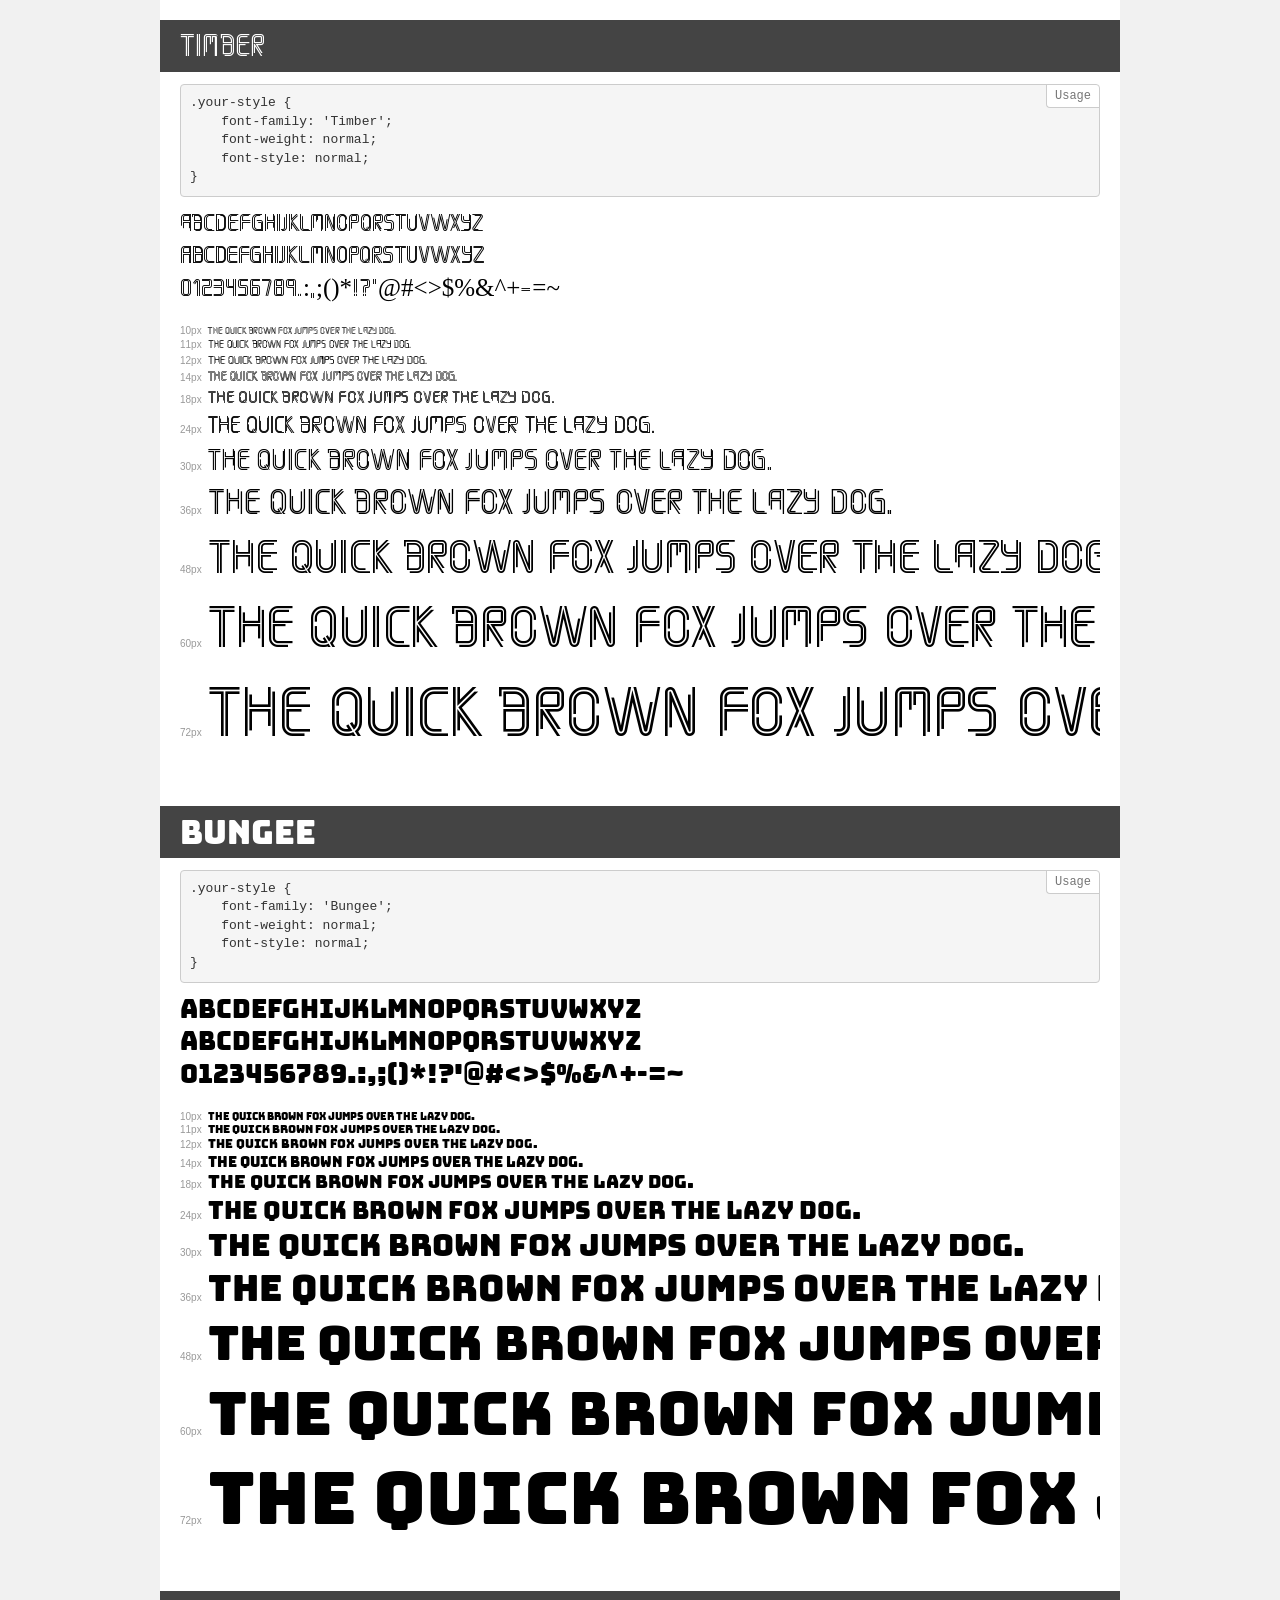
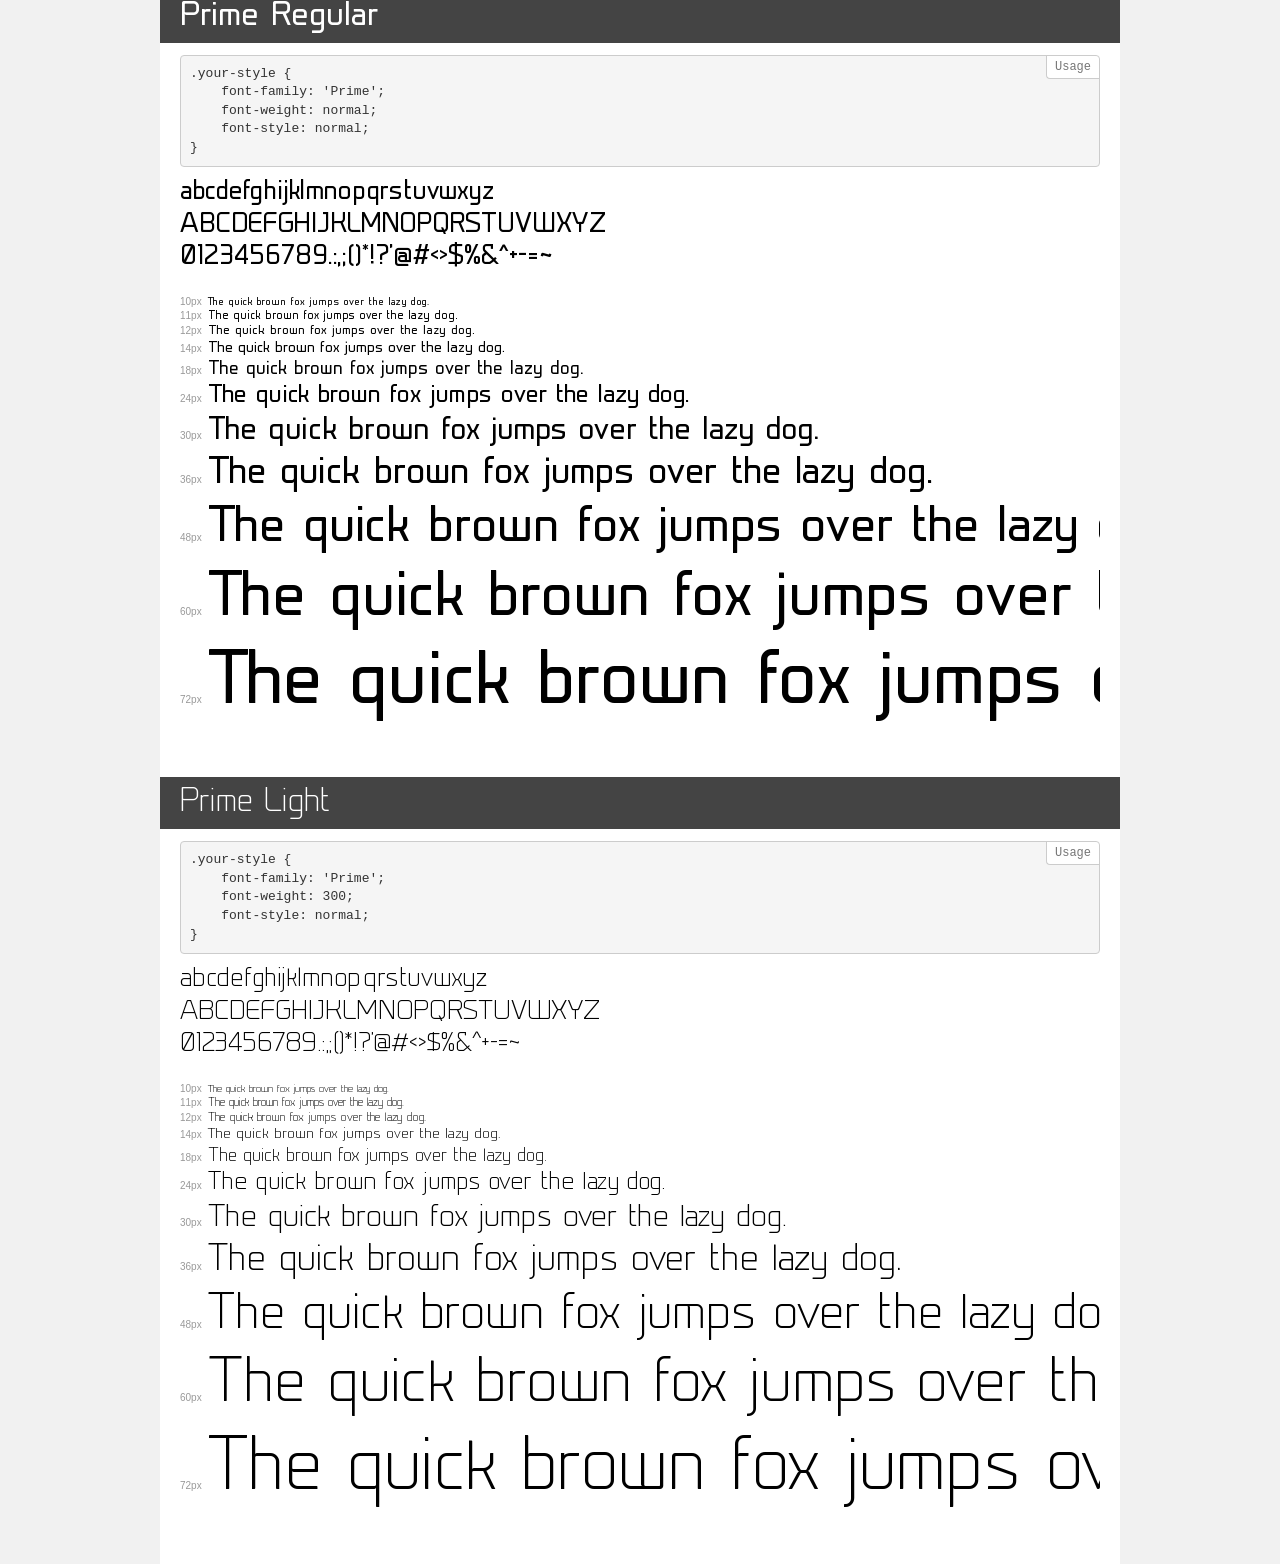
<file: _assets/fonts/demo.html>
<!DOCTYPE html>
<html>
<head>
	<meta charset="utf-8">
	<meta http-equiv="X-UA-Compatible" content="IE=edge">
	<meta name="viewport" content="width=device-width, initial-scale=1">
	<meta name="robots" content="noindex, noarchive">
	<title>Transfonter demo</title>
	<link href="stylesheet.css" rel="stylesheet">
	<style>
		/*
		http://meyerweb.com/eric/tools/css/reset/
		v2.0 | 20110126
		License: none (public domain)
		*/
		html, body, div, span, applet, object, iframe,
		h1, h2, h3, h4, h5, h6, p, blockquote, pre,
		a, abbr, acronym, address, big, cite, code,
		del, dfn, em, img, ins, kbd, q, s, samp,
		small, strike, strong, sub, sup, tt, var,
		b, u, i, center,
		dl, dt, dd, ol, ul, li,
		fieldset, form, label, legend,
		table, caption, tbody, tfoot, thead, tr, th, td,
		article, aside, canvas, details, embed,
		figure, figcaption, footer, header, hgroup,
		menu, nav, output, ruby, section, summary,
		time, mark, audio, video {
			margin: 0;
			padding: 0;
			border: 0;
			font-size: 100%;
			font: inherit;
			vertical-align: baseline;
		}
		/* HTML5 display-role reset for older browsers */
		article, aside, details, figcaption, figure,
		footer, header, hgroup, menu, nav, section {
			display: block;
		}
		body {
			line-height: 1;
		}
		ol, ul {
			list-style: none;
		}
		blockquote, q {
			quotes: none;
		}
		blockquote:before, blockquote:after,
		q:before, q:after {
			content: '';
			content: none;
		}
		table {
			border-collapse: collapse;
			border-spacing: 0;
		}
		/* common styles */
		body {
			background: #f1f1f1;
			color: #000;
		}
		.page {
			background: #fff;
			width: 920px;
			margin: 0 auto;
			padding: 20px 20px 0 20px;
			overflow: hidden;
		}
		.font-container {
			overflow-x: auto;
			overflow-y: hidden;
			margin-bottom: 40px;
			line-height: 1.3;
			white-space: nowrap;
			padding-bottom: 5px;
		}
		h1 {
			position: relative;
			background: #444;
			font-size: 32px;
			color: #fff;
			padding: 10px 20px;
			margin: 0 -20px 12px -20px;
		}
		.letters {
			font-size: 25px;
			margin-bottom: 20px;
		}
		.s10:before {
			content: '10px';
		}
		.s11:before {
			content: '11px';
		}
		.s12:before {
			content: '12px';
		}
		.s14:before {
			content: '14px';
		}
		.s18:before {
			content: '18px';
		}
		.s24:before {
			content: '24px';
		}
		.s30:before {
			content: '30px';
		}
		.s36:before {
			content: '36px';
		}
		.s48:before {
			content: '48px';
		}
		.s60:before {
			content: '60px';
		}
		.s72:before {
			content: '72px';
		}
		.s10:before, .s11:before, .s12:before, .s14:before,
		.s18:before, .s24:before, .s30:before, .s36:before,
		.s48:before, .s60:before, .s72:before {
			font-family: Arial, sans-serif;
			font-size: 10px;
			font-weight: normal;
			font-style: normal;
			color: #999;
			padding-right: 6px;
		}
		pre {
			display: block;
			position: relative;
			padding: 9px;
			margin: 0 0 10px;
			font-family: Monaco, Menlo, Consolas, "Courier New", monospace;
			font-size: 13px;
			line-height: 1.428571429;
			color: #333;
			font-weight: normal !important;
			font-style: normal !important;
			background-color: #f5f5f5;
			border: 1px solid #ccc;
			overflow-x: auto;
			border-radius: 4px;
		}
		pre:after {
			display: block;
			position: absolute;
			right: 0;
			top: 0;
			content: 'Usage';
			line-height: 1;
			padding: 5px 8px;
			font-size: 12px;
			color: #767676;
			background-color: #fff;
			border: 1px solid #ccc;
			border-right: none;
			border-top: none;
			border-radius: 0 4px 0 4px;
			z-index: 10;
		}
		/* responsive */
		@media (max-width: 959px) {
			.page {
				width: auto;
				margin: 0;
			}
		}
		/* fonts demo styles */
		.demo-0 {
			font-family: 'Timber';
			font-weight: normal;
			font-style: normal;
		}
		.demo-1 {
			font-family: 'Bungee';
			font-weight: normal;
			font-style: normal;
		}
		.demo-2 {
			font-family: 'Prime';
			font-weight: normal;
			font-style: normal;
		}
		.demo-3 {
			font-family: 'Prime';
			font-weight: 300;
			font-style: normal;
		}
	</style>
</head>
<body>
<div class="page">
	<div class="demo-0">
		<h1>Timber</h1>
		<pre>.your-style {
    font-family: 'Timber';
    font-weight: normal;
    font-style: normal;
}</pre>
		<div class="font-container">
			<p class="letters">
				abcdefghijklmnopqrstuvwxyz <br />
				ABCDEFGHIJKLMNOPQRSTUVWXYZ <br />				0123456789.:,;()*!?'@#<>$%&^+-=~
			</p>
			<p class="s10" style="font-size: 10px;">The quick brown fox jumps over the lazy dog.</p>
			<p class="s11" style="font-size: 11px;">The quick brown fox jumps over the lazy dog.</p>
			<p class="s12" style="font-size: 12px;">The quick brown fox jumps over the lazy dog.</p>
			<p class="s14" style="font-size: 14px;">The quick brown fox jumps over the lazy dog.</p>
			<p class="s18" style="font-size: 18px;">The quick brown fox jumps over the lazy dog.</p>
			<p class="s24" style="font-size: 24px;">The quick brown fox jumps over the lazy dog.</p>
			<p class="s30" style="font-size: 30px;">The quick brown fox jumps over the lazy dog.</p>
			<p class="s36" style="font-size: 36px;">The quick brown fox jumps over the lazy dog.</p>
			<p class="s48" style="font-size: 48px;">The quick brown fox jumps over the lazy dog.</p>
			<p class="s60" style="font-size: 60px;">The quick brown fox jumps over the lazy dog.</p>
			<p class="s72" style="font-size: 72px;">The quick brown fox jumps over the lazy dog.</p>
		</div>
	</div>
	<div class="demo-1">
		<h1>Bungee</h1>
		<pre>.your-style {
    font-family: 'Bungee';
    font-weight: normal;
    font-style: normal;
}</pre>
		<div class="font-container">
			<p class="letters">
				abcdefghijklmnopqrstuvwxyz <br />
				ABCDEFGHIJKLMNOPQRSTUVWXYZ <br />				0123456789.:,;()*!?'@#<>$%&^+-=~
			</p>
			<p class="s10" style="font-size: 10px;">The quick brown fox jumps over the lazy dog.</p>
			<p class="s11" style="font-size: 11px;">The quick brown fox jumps over the lazy dog.</p>
			<p class="s12" style="font-size: 12px;">The quick brown fox jumps over the lazy dog.</p>
			<p class="s14" style="font-size: 14px;">The quick brown fox jumps over the lazy dog.</p>
			<p class="s18" style="font-size: 18px;">The quick brown fox jumps over the lazy dog.</p>
			<p class="s24" style="font-size: 24px;">The quick brown fox jumps over the lazy dog.</p>
			<p class="s30" style="font-size: 30px;">The quick brown fox jumps over the lazy dog.</p>
			<p class="s36" style="font-size: 36px;">The quick brown fox jumps over the lazy dog.</p>
			<p class="s48" style="font-size: 48px;">The quick brown fox jumps over the lazy dog.</p>
			<p class="s60" style="font-size: 60px;">The quick brown fox jumps over the lazy dog.</p>
			<p class="s72" style="font-size: 72px;">The quick brown fox jumps over the lazy dog.</p>
		</div>
	</div>
	<div class="demo-2">
		<h1>Prime Regular</h1>
		<pre>.your-style {
    font-family: 'Prime';
    font-weight: normal;
    font-style: normal;
}</pre>
		<div class="font-container">
			<p class="letters">
				abcdefghijklmnopqrstuvwxyz <br />
				ABCDEFGHIJKLMNOPQRSTUVWXYZ <br />				0123456789.:,;()*!?'@#<>$%&^+-=~
			</p>
			<p class="s10" style="font-size: 10px;">The quick brown fox jumps over the lazy dog.</p>
			<p class="s11" style="font-size: 11px;">The quick brown fox jumps over the lazy dog.</p>
			<p class="s12" style="font-size: 12px;">The quick brown fox jumps over the lazy dog.</p>
			<p class="s14" style="font-size: 14px;">The quick brown fox jumps over the lazy dog.</p>
			<p class="s18" style="font-size: 18px;">The quick brown fox jumps over the lazy dog.</p>
			<p class="s24" style="font-size: 24px;">The quick brown fox jumps over the lazy dog.</p>
			<p class="s30" style="font-size: 30px;">The quick brown fox jumps over the lazy dog.</p>
			<p class="s36" style="font-size: 36px;">The quick brown fox jumps over the lazy dog.</p>
			<p class="s48" style="font-size: 48px;">The quick brown fox jumps over the lazy dog.</p>
			<p class="s60" style="font-size: 60px;">The quick brown fox jumps over the lazy dog.</p>
			<p class="s72" style="font-size: 72px;">The quick brown fox jumps over the lazy dog.</p>
		</div>
	</div>
	<div class="demo-3">
		<h1>Prime Light</h1>
		<pre>.your-style {
    font-family: 'Prime';
    font-weight: 300;
    font-style: normal;
}</pre>
		<div class="font-container">
			<p class="letters">
				abcdefghijklmnopqrstuvwxyz <br />
				ABCDEFGHIJKLMNOPQRSTUVWXYZ <br />				0123456789.:,;()*!?'@#<>$%&^+-=~
			</p>
			<p class="s10" style="font-size: 10px;">The quick brown fox jumps over the lazy dog.</p>
			<p class="s11" style="font-size: 11px;">The quick brown fox jumps over the lazy dog.</p>
			<p class="s12" style="font-size: 12px;">The quick brown fox jumps over the lazy dog.</p>
			<p class="s14" style="font-size: 14px;">The quick brown fox jumps over the lazy dog.</p>
			<p class="s18" style="font-size: 18px;">The quick brown fox jumps over the lazy dog.</p>
			<p class="s24" style="font-size: 24px;">The quick brown fox jumps over the lazy dog.</p>
			<p class="s30" style="font-size: 30px;">The quick brown fox jumps over the lazy dog.</p>
			<p class="s36" style="font-size: 36px;">The quick brown fox jumps over the lazy dog.</p>
			<p class="s48" style="font-size: 48px;">The quick brown fox jumps over the lazy dog.</p>
			<p class="s60" style="font-size: 60px;">The quick brown fox jumps over the lazy dog.</p>
			<p class="s72" style="font-size: 72px;">The quick brown fox jumps over the lazy dog.</p>
		</div>
	</div>
</div>
</body>
</html>
</file>
<file: _assets/fonts/stylesheet.css>
/* This stylesheet generated by Transfonter (http://transfonter.org) on January 27, 2017 5:09 PM */

@font-face {
	font-family: 'Timber';
	src: url('Timber.eot');
	src: url('Timber.eot?#iefix') format('embedded-opentype'),
		url('Timber.woff') format('woff'),
		url('Timber.ttf') format('truetype');
	font-weight: normal;
	font-style: normal;
}

@font-face {
	font-family: 'Bungee';
	src: url('Bungee-Regular.eot');
	src: url('Bungee-Regular.eot?#iefix') format('embedded-opentype'),
		url('Bungee-Regular.woff') format('woff'),
		url('Bungee-Regular.ttf') format('truetype');
	font-weight: normal;
	font-style: normal;
}

@font-face {
	font-family: 'Prime';
	src: url('Prime-Regular.eot');
	src: url('Prime-Regular.eot?#iefix') format('embedded-opentype'),
		url('Prime-Regular.woff') format('woff'),
		url('Prime-Regular.ttf') format('truetype');
	font-weight: normal;
	font-style: normal;
}

@font-face {
	font-family: 'Prime';
	src: url('Prime-Light.eot');
	src: url('Prime-Light.eot?#iefix') format('embedded-opentype'),
		url('Prime-Light.woff') format('woff'),
		url('Prime-Light.ttf') format('truetype');
	font-weight: 300;
	font-style: normal;
}
</file>
